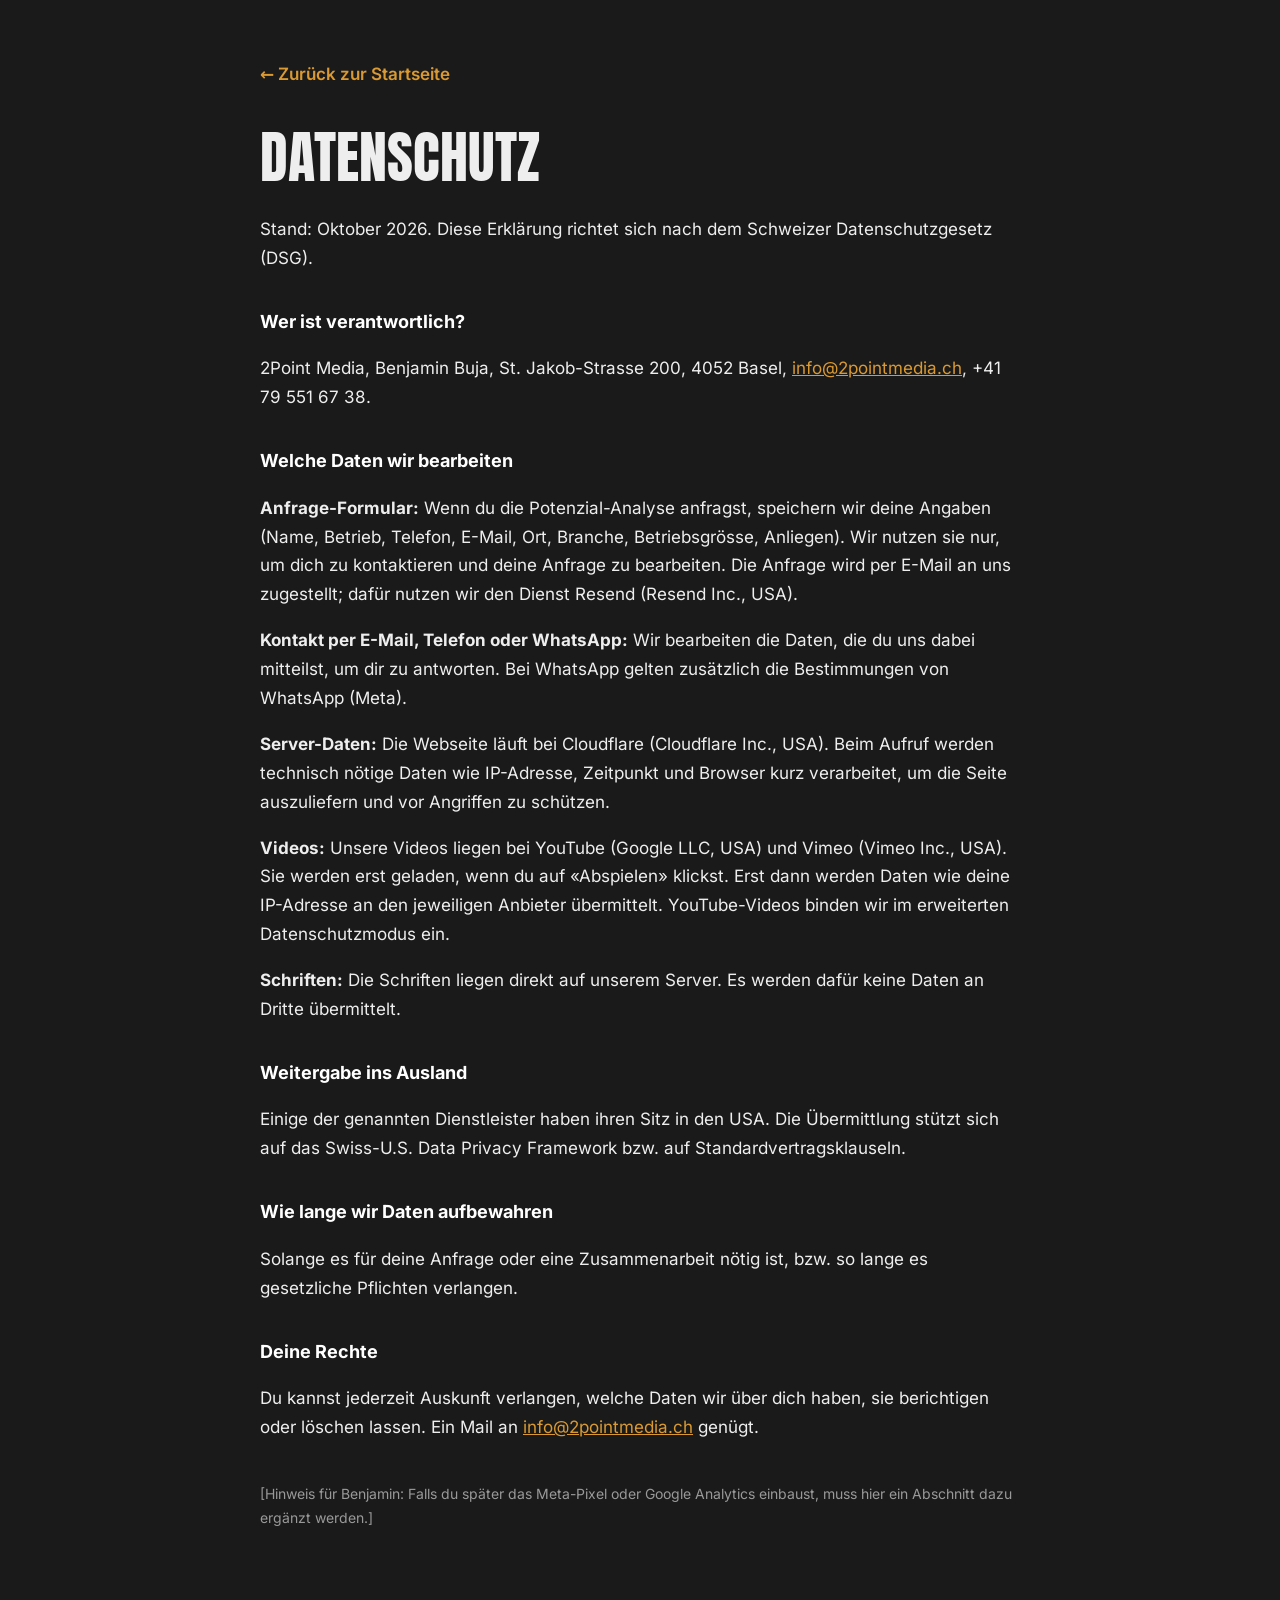
<file: 2pointmedia/public/datenschutz.html>
<!doctype html>
<html lang="de-CH">
<head>
<meta charset="utf-8"><meta name="viewport" content="width=device-width, initial-scale=1">
<title>Datenschutz | 2Point Media</title>
<meta name="robots" content="noindex">
<link rel="preload" href="fonts/anton.woff2" as="font" type="font/woff2" crossorigin>
<style>
@font-face{font-family:'Anton';src:url(fonts/anton.woff2) format('woff2');font-weight:400;font-display:swap}
@font-face{font-family:'Inter';src:url(fonts/inter.woff2) format('woff2');font-weight:100 900;font-display:swap}
@font-face{font-family:'Caveat';src:url(fonts/caveat.woff2) format('woff2');font-weight:600;font-display:swap}
</style>
<style>
body{margin:0;background:#1A1A1A;color:#eee;font:17px/1.7 Inter,system-ui,sans-serif}
.w{max-width:760px;margin:0 auto;padding:60px 20px 100px}
a{color:#DB9A31}
h1{font-family:Anton,Impact,sans-serif;text-transform:uppercase;font-weight:400;font-size:56px;line-height:1;margin:40px 0 30px}
h2{font-size:18px;margin:34px 0 8px;color:#fff}
.back{font-weight:600;text-decoration:none}
</style>
</head>
<body><div class="w">
<a class="back" href="/">← Zurück zur Startseite</a>
<h1>Datenschutz</h1>
<p>Stand: Oktober 2026. Diese Erklärung richtet sich nach dem Schweizer Datenschutzgesetz (DSG).</p>

<h2>Wer ist verantwortlich?</h2>
<p>2Point Media, Benjamin Buja, St. Jakob-Strasse 200, 4052 Basel, <a href="mailto:info@2pointmedia.ch">info@2pointmedia.ch</a>, +41 79 551 67 38.</p>

<h2>Welche Daten wir bearbeiten</h2>
<p><b>Anfrage-Formular:</b> Wenn du die Potenzial-Analyse anfragst, speichern wir deine Angaben (Name, Betrieb, Telefon, E-Mail, Ort, Branche, Betriebsgrösse, Anliegen). Wir nutzen sie nur, um dich zu kontaktieren und deine Anfrage zu bearbeiten. Die Anfrage wird per E-Mail an uns zugestellt; dafür nutzen wir den Dienst Resend (Resend Inc., USA).</p>
<p><b>Kontakt per E-Mail, Telefon oder WhatsApp:</b> Wir bearbeiten die Daten, die du uns dabei mitteilst, um dir zu antworten. Bei WhatsApp gelten zusätzlich die Bestimmungen von WhatsApp (Meta).</p>
<p><b>Server-Daten:</b> Die Webseite läuft bei Cloudflare (Cloudflare Inc., USA). Beim Aufruf werden technisch nötige Daten wie IP-Adresse, Zeitpunkt und Browser kurz verarbeitet, um die Seite auszuliefern und vor Angriffen zu schützen.</p>
<p><b>Videos:</b> Unsere Videos liegen bei YouTube (Google LLC, USA) und Vimeo (Vimeo Inc., USA). Sie werden erst geladen, wenn du auf «Abspielen» klickst. Erst dann werden Daten wie deine IP-Adresse an den jeweiligen Anbieter übermittelt. YouTube-Videos binden wir im erweiterten Datenschutzmodus ein.</p>
<p><b>Schriften:</b> Die Schriften liegen direkt auf unserem Server. Es werden dafür keine Daten an Dritte übermittelt.</p>

<h2>Weitergabe ins Ausland</h2>
<p>Einige der genannten Dienstleister haben ihren Sitz in den USA. Die Übermittlung stützt sich auf das Swiss-U.S. Data Privacy Framework bzw. auf Standardvertragsklauseln.</p>

<h2>Wie lange wir Daten aufbewahren</h2>
<p>Solange es für deine Anfrage oder eine Zusammenarbeit nötig ist, bzw. so lange es gesetzliche Pflichten verlangen.</p>

<h2>Deine Rechte</h2>
<p>Du kannst jederzeit Auskunft verlangen, welche Daten wir über dich haben, sie berichtigen oder löschen lassen. Ein Mail an <a href="mailto:info@2pointmedia.ch">info@2pointmedia.ch</a> genügt.</p>

<p style="margin-top:40px;color:#999;font-size:14px">[Hinweis für Benjamin: Falls du später das Meta-Pixel oder Google Analytics einbaust, muss hier ein Abschnitt dazu ergänzt werden.]</p>
</div></body></html>
</file>
